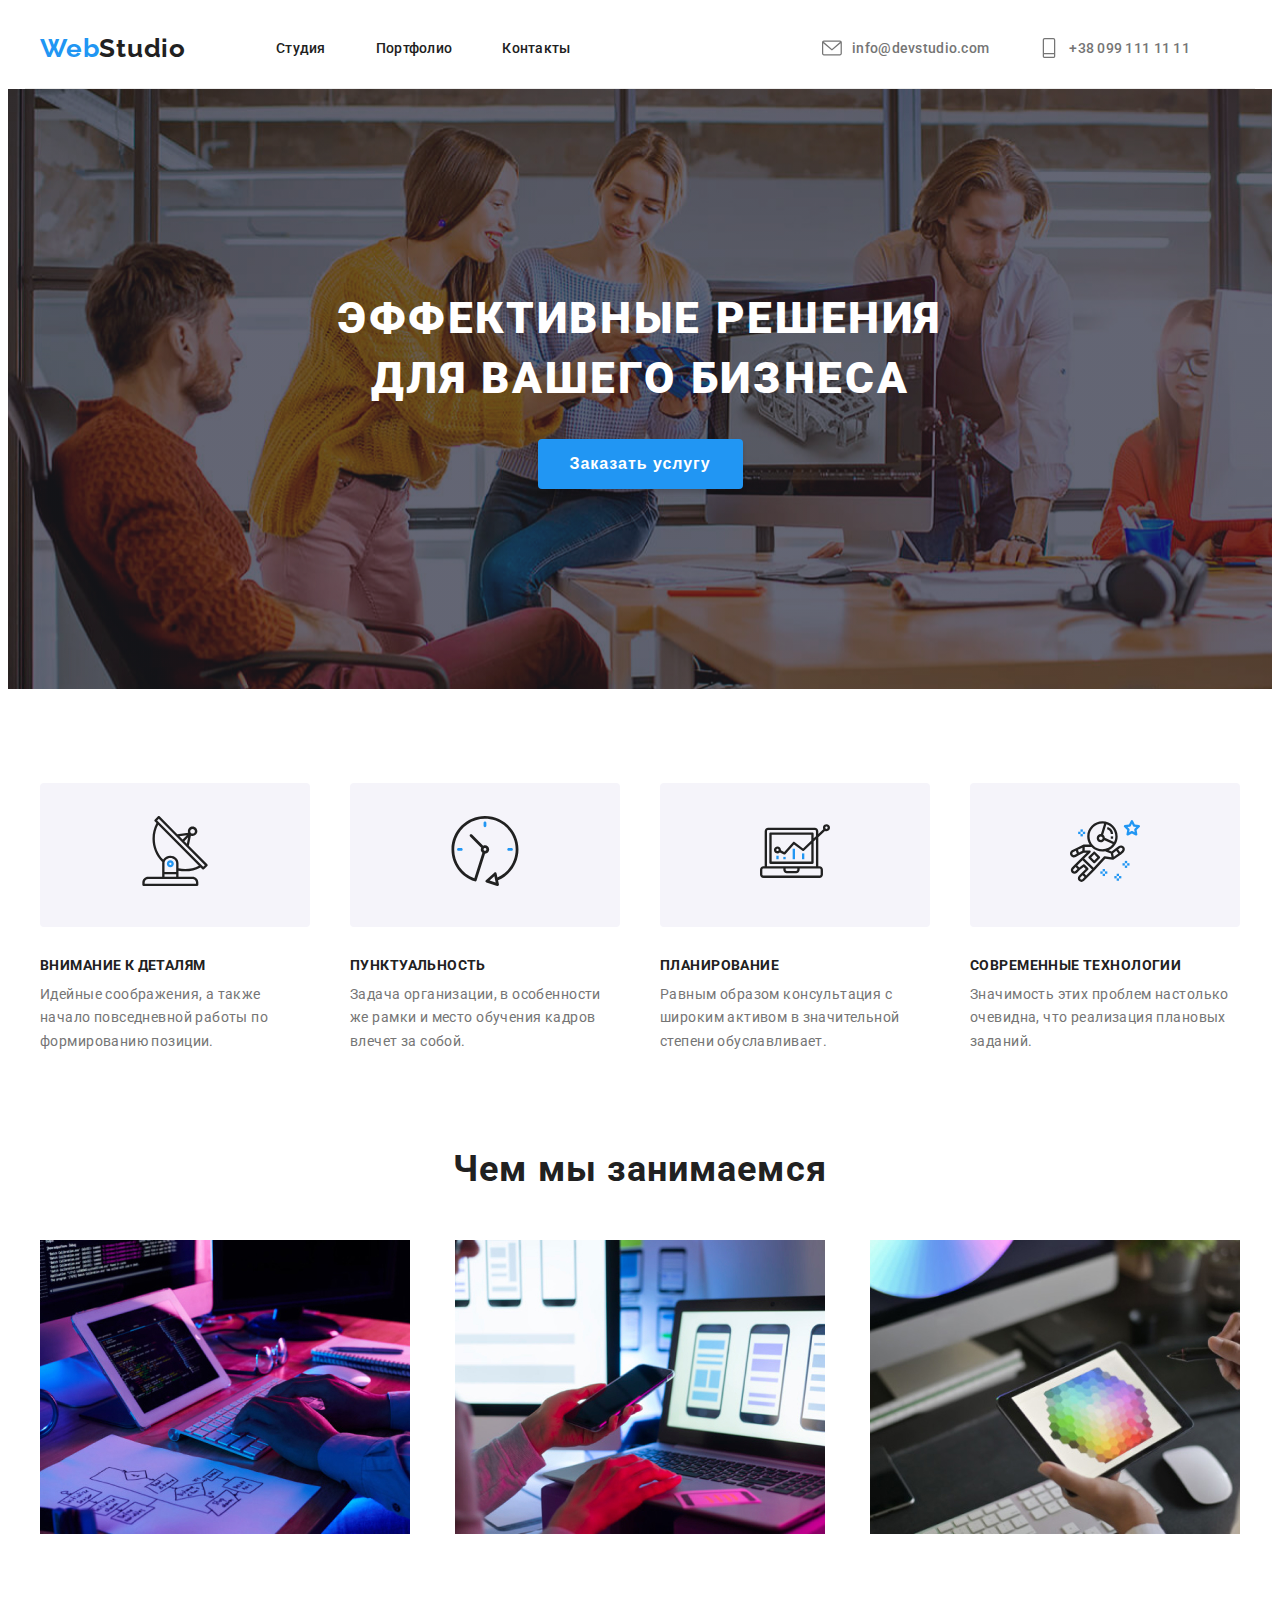
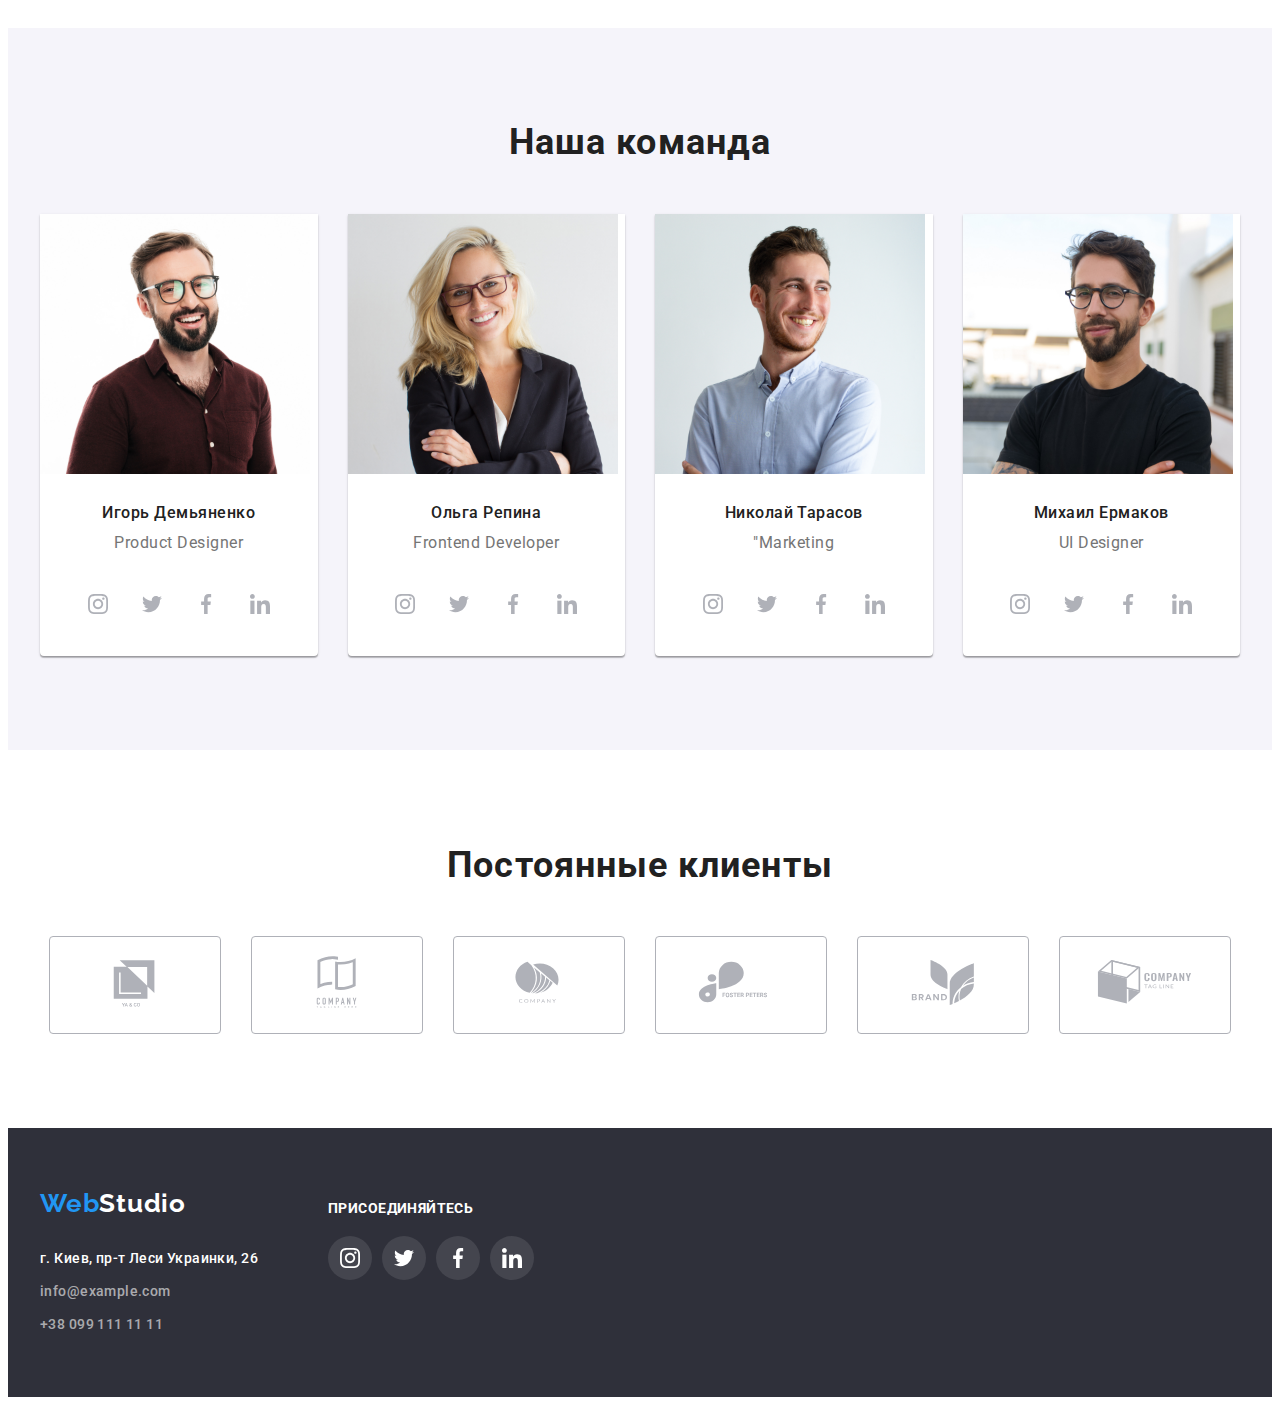
<file: index.html>
<!DOCTYPE html>
<html lang="ru">

<head>
  <meta charset="UTF-8" />
  <title>Document</title>
  <link rel="stylesheet" href="https://cdnjs.cloudflare.com/ajax/libs/modern-normalize/1.1.0/modern-normalize.min.css"
    integrity="sha512-wpPYUAdjBVSE4KJnH1VR1HeZfpl1ub8YT/NKx4PuQ5NmX2tKuGu6U/JRp5y+Y8XG2tV+wKQpNHVUX03MfMFn9Q=="
    crossorigin="anonymous" referrerpolicy="no-referrer" />
  <link href="https://fonts.googleapis.com/css2?family=Raleway:wght@700&family=Roboto:wght@400;500;700;900&display=swap"
    rel="stylesheet" />
  <link rel="stylesheet" href="./css/styles.css" />
</head>

<!---------------------ГОЛОВА------------------------->

<body>
  <header class="container header-container">
    <div class="page-header">
      <nav class="header-logo">
        <a class="logo-header link" href="./index.html"><span class="logo-header-left">Web</span><span
            class="logo-header-right">Studio</span>
        </a>

        <ul class="nav list">
          <li><a class="nav-link link" href="./index.html">Студия</a></li>
          <li>
            <a class="nav-link link" href="./portfolio.html">Портфолио</a>
          </li>
          <li><a class="nav-link link" href="Контакты">Контакты</a></li>
        </ul>
      </nav>

      <div class="header-kontakt">
        <ul class="kontakt list">
          <li>
            <a class="link-kontakt link" href="mailto:info@devstudio.com">info@devstudio.com
              <svg class="kontakt-icon" width="20" height="20">
                <use href="./images/icons.svg#icon-envelope-hover"></use>
              </svg>
            </a>
          </li>
          <li>
            <a class="link-kontakt link" href="tel:+38 099 111 11 11">+38 099 111 11 11
              <svg class="kontakt-icon" width="20" height="20">
                <use href="./images/icons.svg#icon-rel"></use>
              </svg>
            </a>
          </li>
        </ul>
      </div>
    </div>
  </header>

  <!------------------ХИРО с кнопокой---------------------->

  <main>
    <div>
      <section class="hero">
        <h1 class="hero-title">
          Эффективные решения <br />
          для вашего бизнеса
        </h1>
        <button class="hero-btn" type="button">Заказать услугу</button>
      </section>
    </div>

    <!------------------НАШИ ПРЕИМУЩЕСТВА------------>

    <section class="about">
      <div class="container">
        <h2 class="benefits">Наши преимущества</h2>
        <ul class="list about-list">
          <li class="list-text">
            <div class="list-text-icon">
              <svg class="benefits-icon" width="70" height="70">
                <use href="./images/icons.svg#icon-antenna1"></use>
              </svg>
            </div>
            <h3 class="list-subtitle">Внимание к деталям</h3>
            <p class="list-text">
              Идейные соображения, а также начало повседневной работы по
              формированию позиции.
            </p>
          </li>
          <li class="list-text">
            <div class="list-text-icon">
              <svg class="benefits-icon" width="70" height="70">
                <use href="./images/icons.svg#icon-clock"></use>
              </svg>
            </div>
            <h3 class="list-subtitle">Пунктуальность</h3>
            <p class="list-text">
              Задача организации, в особенности же рамки и место обучения
              кадров влечет за собой.
            </p>
          </li>
          <li class="list-text">
            <div class="list-text-icon">
              <svg class="benefits-icon" width="70" height="70">
                <use href="./images/icons.svg#icon-diagram1"></use>
              </svg>
            </div>
            <h3 class="list-subtitle">Планирование</h3>
            <p class="list-text">
              Равным образом консультация с широким активом в значительной
              степени обуславливает.
            </p>
          </li>
          <li class="list-text">
            <div class="list-text-icon">
              <svg class="benefits-icon" width="70" height="70">
                <use href="./images/icons.svg#icon-astronaut1"></use>
              </svg>
            </div>
            <h3 class="list-subtitle">Современные технологии</h3>
            <p class="list-text">
              Значимость этих проблем настолько очевидна, что реализация
              плановых заданий.
            </p>
          </li>
        </ul>
      </div>
    </section>

    <!--------------ЧЕМ МЫ ЗАНИМАЕМСЯ------------->

    <section class="work">
      <div class="container">
        <h2 class="subject">Чем мы занимаемся</h2>
        <li class="list subject-work">
          <img src="./images/img.jpg" alt="work work at destop" width="370" height="294" />
          <img src="./images/img(1).jpg" alt="work at laptop" width="370" height="294" />
          <img src="./images/img(2).jpg" alt="work at tablet" width="370" height="294" />
        </li>
      </div>
    </section>

    <!-------------------Команда-------------->

    <section class="command">
      <div class="container">
        <h2 class="command-title">Наша команда</h2>
        <ul class="list command-list">
          <li class="command-item">
            <img src="./images/1.jpg" alt="Igor Demiyanenko" width="270" height="260" />
            <h3 class="command-name">Игорь Демьяненко</h3>
            <p class="comand-text">Product Designer</p>
            <ul class="comand-social-list list">
              <li class="comand-social-item">
                <a href="https://www.instagram.com" target="_blank" class="comand-social-link">
                  <svg class="comand-social-icon" width="20" height="20">
                    <use href="./images/icons.svg#icon-instagram"></use>
                  </svg>
                </a>
              </li>
              <li class="comand-social-item">
                <a href="https://twitter.com" target="_blank" class="comand-social-link">
                  <svg class="comand-social-icon" width="20" height="20">
                    <use href="./images/icons.svg#icon-twitter"></use>
                  </svg>
                </a>
              </li>
              <li class="comand-social-item">
                <a href="https://facebook.com" target="_blank" class="comand-social-link"><svg
                    class="comand-social-icon" width="20" height="20">
                    <use href="./images/icons.svg#icon-facebook"></use>
                  </svg>
                </a>
              </li>
              <li class="comand-social-item">
                <a href="https://linkedin.com" target="_blank" class="comand-social-link"><svg
                    class="comand-social-icon" width="20" height="20">
                    <use href="./images/icons.svg#icon-linkedin"></use>
                  </svg>
                </a>
              </li>
            </ul>
          </li>
          <li class="command-item">
            <img src="./images/2.jpg" alt="Olga Repina" width="270" height="260" />
            <h3 class="command-name">Ольга Репина</h3>
            <p class="comand-text">Frontend Developer</p>
            <ul class="comand-social-list list">
              <li class="comand-social-item">
                <a href="https://www.instagram.com" target="_blank" class="comand-social-link">
                  <svg class="comand-social-icon" width="20" height="20">
                    <use href="./images/icons.svg#icon-instagram"></use>
                  </svg>
                </a>
              </li>
              <li class="comand-social-item">
                <a href="https://twitter.com" target="_blank" class="comand-social-link">
                  <svg class="comand-social-icon" width="20" height="20">
                    <use href="./images/icons.svg#icon-twitter"></use>
                  </svg>
                </a>
              </li>
              <li class="comand-social-item">
                <a href="https://facebook.com" target="_blank" class="comand-social-link"><svg
                    class="comand-social-icon" width="20" height="20">
                    <use href="./images/icons.svg#icon-facebook"></use>
                  </svg>
                </a>
              </li>
              <li class="comand-social-item">
                <a href="https://linkedin.com" target="_blank" class="comand-social-link"><svg
                    class="comand-social-icon" width="20" height="20">
                    <use href="./images/icons.svg#icon-linkedin"></use>
                  </svg>
                </a>
              </li>
            </ul>
          </li>
          <li class="command-item">
            <img src="./images/3.jpg" alt="Nikolay Tarasov" width="270" height="260" />
            <h3 class="command-name">Николай Тарасов</h3>
            <p class="comand-text">"Marketing</p>
            <ul class="comand-social-list list">
              <li class="comand-social-item">
                <a href="https://www.instagram.com" target="_blank" class="comand-social-link">
                  <svg class="comand-social-icon" width="20" height="20">
                    <use href="./images/icons.svg#icon-instagram"></use>
                  </svg>
                </a>
              </li>
              <li class="comand-social-item">
                <a href="https://twitter.com" target="_blank" class="comand-social-link">
                  <svg class="comand-social-icon" width="20" height="20">
                    <use href="./images/icons.svg#icon-twitter"></use>
                  </svg>
                </a>
              </li>
              <li class="comand-social-item">
                <a href="https://facebook.com" target="_blank" class="comand-social-link"><svg
                    class="comand-social-icon" width="20" height="20">
                    <use href="./images/icons.svg#icon-facebook"></use>
                  </svg>
                </a>
              </li>
              <li class="comand-social-item">
                <a href="https://linkedin.com" target="_blank" class="comand-social-link"><svg
                    class="comand-social-icon" width="20" height="20">
                    <use href="./images/icons.svg#icon-linkedin"></use>
                  </svg>
                </a>
              </li>
            </ul>
          </li>
          <li class="command-item">
            <img src="./images/4.jpg" alt="Mihayl Yermakov" width="270" height="260" />
            <h3 class="command-name">Михаил Ермаков</h3>
            <p class="comand-text">UI Designer</p>
            <ul class="comand-social-list list">
              <li class="comand-social-item">
                <a href="https://www.instagram.com" target="_blank" class="comand-social-link">
                  <svg class="comand-social-icon" width="20" height="20">
                    <use href="./images/icons.svg#icon-instagram"></use>
                  </svg>
                </a>
              </li>
              <li class="comand-social-item">
                <a href="https://twitter.com" target="_blank" class="comand-social-link">
                  <svg class="comand-social-icon" width="20" height="20">
                    <use href="./images/icons.svg#icon-twitter"></use>
                  </svg>
                </a>
              </li>
              <li class="comand-social-item">
                <a href="https://facebook.com" target="_blank" class="comand-social-link">
                  <svg class="comand-social-icon" width="20" height="20">
                    <use href="./images/icons.svg#icon-facebook"></use>
                  </svg>
                </a>
              </li>
              <li class="comand-social-item">
                <a href="https://linkedin.com" target="_blank" class="comand-social-link"><svg
                    class="comand-social-icon" width="20" height="20">
                    <use href="./images/icons.svg#icon-linkedin"></use>
                  </svg>
                </a>
              </li>
            </ul>
          </li>
        </ul>
      </div>
    </section>

    <!--------------------------Клиенты---------------------->

    <section class="clients">
      <div class="container">
        <h2 class="clients-heading">Постоянные клиенты</h2>
        <ul class="clients-list list">
          <li class="clients-item">
            <a class="clients-link" href="">
              <svg class="clients-icon" width="106" height="60">
                <use href="./images/icons.svg#icon-Logo"></use>
              </svg>
            </a>
          </li>
          <li class="clients-item">
            <a class="clients-link" href="">
              <svg class="clients-icon" width="106" height="60">
                <use href="./images/icons.svg#icon-Logo1"></use>
              </svg>
            </a>
          </li>
          <li class="clients-item">
            <a class="clients-link" href="">
              <svg class="clients-icon" width="106" height="60">
                <use href="./images/icons.svg#icon-Logo2"></use>
              </svg>
            </a>
          </li>
          <li class="clients-item">
            <a class="clients-link" href="">
              <svg class="clients-icon" width="106" height="60">
                <use href="./images/icons.svg#icon-Logo3"></use>
              </svg>
            </a>
          </li>
          <li class="clients-item">
            <a class="clients-link" href="">
              <svg class="clients-icon" width="106" height="60">
                <use href="./images/icons.svg#icon-Logo4"></use>
              </svg>
            </a>
          </li>
          <li class="clients-item">
            <a class="clients-link" href="">
              <svg class="clients-icon" width="106" height="60">
                <use href="./images/icons.svg#icon-Logo5"></use>
              </svg>
            </a>
          </li>
        </ul>
      </div>
    </section>
  </main>


  <!----------------------------Футер-------------------------->

  <footer class="footer">
    <div class="container network-wrapper">
      <div class="network-left">
        <a class="logo-footer link" href="./index.html"><span class="logo-footer-left">Web</span><span
            class="logo-footer-right">Studio</span>
        </a>
        <ul class="footer-list list">
          <li class="footer-li">
            <a class="footer-link link" target="_blank" href="https://goo.gl/maps/3EM8mt6BHz2Kh24a8">
              г. Киев, пр-т Леси Украинки, 26</a>
          </li>
          <li class="footer-li">
            <a class="footer-mail link" href="mailto:info@example.com">info@example.com</a>
          </li>
          <li class="footer-li">
            <a class="footer-tel link" href="tel:+38 099 111 11 11">+38 099 111 11 11</a>
          </li>
        </ul>
      </div>

      <div class="network">
        <h3 class="footer-heading">присоединяйтесь</h3>
        <ul class="footer-network list">
          <li class="footer-item">
            <a href="https://facebook.com" target="_blank" class="footer-network-link">
              <svg class="footer-icon" width="20" height="20">
                <use href="./images/icons.svg#icon-instagram"></use>
              </svg>
            </a>
          </li>
          <li class="footer-item">
            <a href="https://facebook.com" target="_blank" class="footer-network-link">
              <svg class="footer-icon" width="20" height="20">
                <use href="./images/icons.svg#icon-twitter"></use>
              </svg>
            </a>
          </li>
          <li class="footer-item">
            <a href="https://facebook.com" target="_blank" class="footer-network-link">
              <svg class="footer-icon" width="20" height="20">
                <use href="./images/icons.svg#icon-facebook"></use>
              </svg>
            </a>
          </li>
          <li class="footer-item">
            <a href="https://facebook.com" target="_blank" class="footer-network-link">
              <svg class="footer-icon" width="20" height="20">
                <use href="./images/icons.svg#icon-linkedin"></use>
              </svg>
            </a>
          </li>
        </ul>
      </div>
    </div>
  </footer>
</body>

</html>
</file>
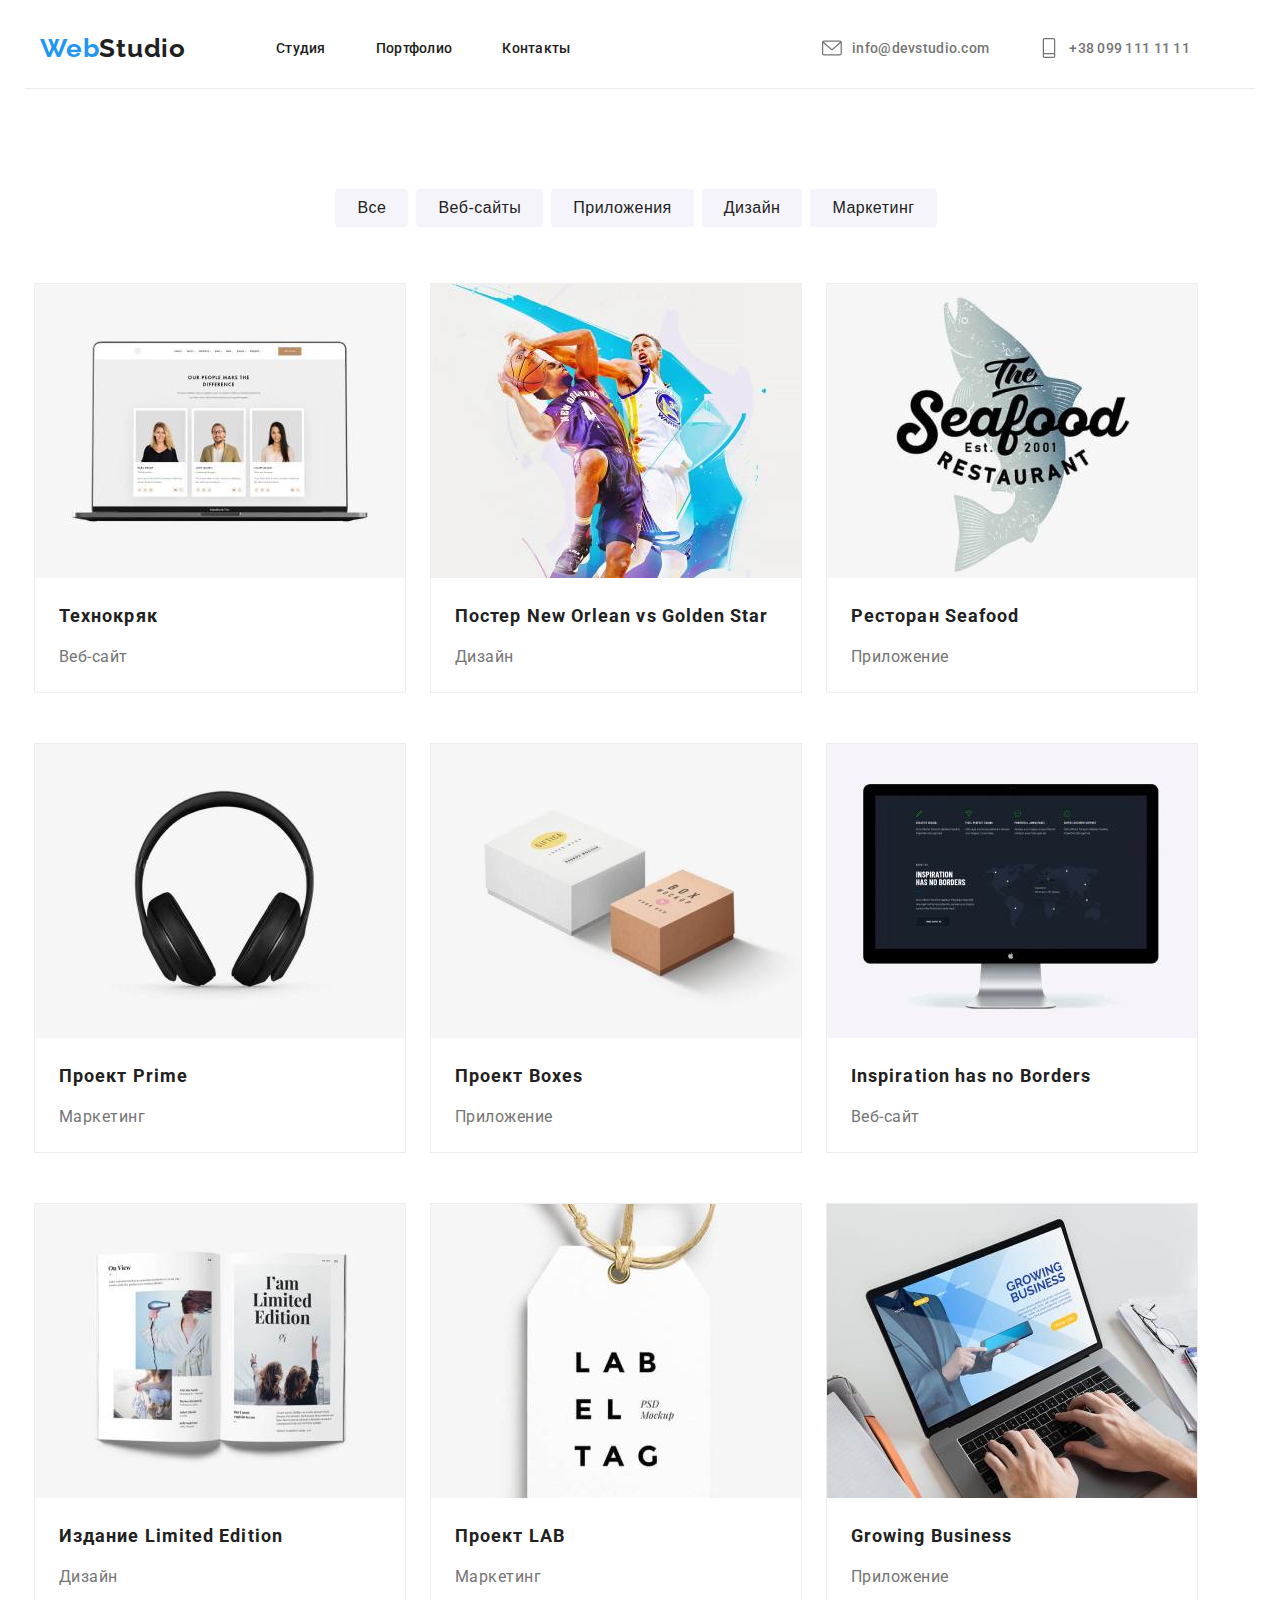
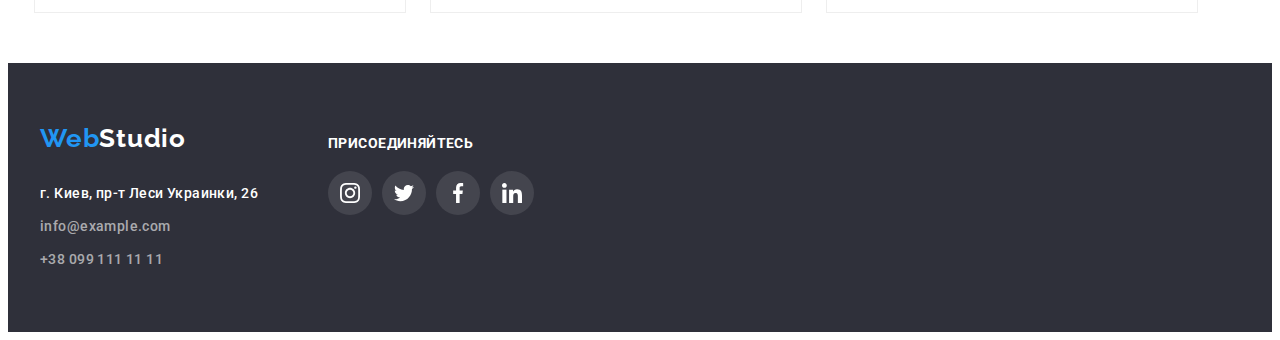
<file: portfolio.html>
<!DOCTYPE html>
<html lang="ru">

<head>
  <meta charset="UTF-8" />
  <title>Document</title>
  <link rel="stylesheet" href="https://cdnjs.cloudflare.com/ajax/libs/modern-normalize/1.1.0/modern-normalize.min.css"
    integrity="sha512-wpPYUAdjBVSE4KJnH1VR1HeZfpl1ub8YT/NKx4PuQ5NmX2tKuGu6U/JRp5y+Y8XG2tV+wKQpNHVUX03MfMFn9Q=="
    crossorigin="anonymous" referrerpolicy="no-referrer" />
  <link href="https://fonts.googleapis.com/css2?family=Raleway:wght@700&family=Roboto:wght@400;500;700;900&display=swap"
    rel="stylesheet" />
  <link rel="stylesheet" href="./css/styles.css" />
</head>

<!---------------------ГОЛОВА------------------------->

<body>
  <header class="container header-container">
    <div class="page-header">
      <nav class="header-logo">
        <a class="logo-header link" href="./index.html"><span class="logo-header-left">Web</span><span
            class="logo-header-right">Studio</span>
        </a>

        <ul class="nav list">
          <li><a class="nav-link link" href="./index.html">Студия</a></li>
          <li>
            <a class="nav-link link" href="./portfolio.html">Портфолио</a>
          </li>
          <li><a class="nav-link link" href="Контакты">Контакты</a></li>
        </ul>
      </nav>

      <div class="header-kontakt">
        <ul class="kontakt list">
          <li>
            <a class="link-kontakt link" href="mailto:info@devstudio.com">info@devstudio.com
              <svg class="kontakt-icon" width="20" height="20">
                <use href="./images/icons.svg#icon-envelope-hover"></use>
              </svg>
            </a>
          </li>
          <li>
            <a class="link-kontakt link" href="tel:+38 099 111 11 11">+38 099 111 11 11
              <svg class="kontakt-icon" width="20" height="20">
                <use href="./images/icons.svg#icon-rel"></use>
              </svg></a>
          </li>
        </ul>
      </div>
    </div>
  </header>

  <!---------------------------КНОПКИ--------------------->


  <main>
    <section class="btn">
      <div class="container">
        <h1 class="examples">Нашы работы</h1>
        <div class="div-btn">
          <button class="button" type="button">Все</button>
          <button class="button" type="button">Веб-сайты</button>
          <button class="button" type="button">Приложения</button>
          <button class="button" type="button">Дизайн</button>
          <button class="button" type="button">Маркетинг</button>
        </div>
      </div>
    </section>

    <!--------------------ПРИМЕРЫ------------------------------>

    <div class="container">
      <ul class="list link list-examples">
        <Li class="list-item">
          <a class="item-link link" href="./portfolio.html"><img src="./images/port1.jpg" alt="ноутбук" width="370"
              height="294">
            <h2 class="item-title">Технокряк</h2>
            <p class="item-text">Веб-сайт</p>
          </a>
        </Li>
        <Li class="list-item">
          <a class="item-link link" href="./portfolio.html"><img src="./images/port2.jpg" alt="баскетболисты"
              width="370" height="294">
            <h2 class="item-title">Постер New Orlean vs Golden Star</h2>
            <p class="item-text">Дизайн</p>
          </a>
        </Li>
        <Li class="list-item">
          <a class="item-link link" href="./portfolio.html"><img src="./images/port3.jpg" alt="лого ресторана"
              width="370" height="294">
            <h2 class="item-title">Ресторан Seafood</h2>
            <p class="item-text">Приложение</p>
          </a>
        </Li>
        <Li class="list-item">
          <a class="item-link link" href="./portfolio.html"><img src="./images/port4.jpg" alt="наушники" width="370"
              height="294">
            <h2 class="item-title">Проект Prime</h2>
            <p class="item-text">Маркетинг</p>
          </a>
        </Li>
        <Li class="list-item">
          <a class="item-link link" href="./portfolio.html"><img src="./images/port5.jpg" alt="коробки" width="370"
              height="294">
            <h2 class="item-title">Проект Boxes</h2>
            <p class="item-text">Приложение</p>
          </a>
        </Li>
        <Li class="list-item">
          <a class="item-link link" href="./portfolio.html"><img src="./images/port6.jpg" alt="монитор" width="370"
              height="294">
            <h2 class="item-title">Inspiration has no Borders</h2>
            <p class="item-text">Веб-сайт</p>
          </a>
        </Li>
        <Li class="list-item">
          <a class="item-link link" href="./portfolio.html"><img src="./images/port7.jpg" alt="развернутая книга"
              width="370" height="294">
            <h2 class="item-title">Издание Limited Edition</h2>
            <p class="item-text">Дизайн</p>
          </a>
        </Li>
        <Li class="list-item">
          <a class="item-link link" href="./portfolio.html"><img src="./images/port8.jpg" alt="бирка" width="370"
              height="294">
            <h2 class="item-title">Проект LAB</h2>
            <p class="item-text">Маркетинг</p>
          </a>
        </Li>
        <Li class="list-item">
          <a class="item-link link" href="./portfolio.html"><img src="./images/port9.jpg" alt="ноутбук" width="370"
              height="294">
            <span>
              <h2 class="item-title" lang="en"> Growing Business</h2>
            </span>
            <p class="item-text">Приложение</p>
          </a>
        </Li>
      </ul>
    </div>
  </main>

  <!--------------------ФУТЕР--------------------------->

  <footer class="footer">
    <div class="container network-wrapper">
      <div class="network-left">
        <a class="logo-footer link" href="./index.html"><span class="logo-footer-left">Web</span><span
            class="logo-footer-right">Studio</span>
        </a>
        <ul class="footer-list list">
          <li class="footer-li">
            <a class="footer-link link" target="_blank" href="https://goo.gl/maps/3EM8mt6BHz2Kh24a8">
              г. Киев, пр-т Леси Украинки, 26</a>
          </li>
          <li class="footer-li">
            <a class="footer-mail link" href="mailto:info@example.com">info@example.com</a>
          </li>
          <li class="footer-li">
            <a class="footer-tel link" href="tel:+38 099 111 11 11">+38 099 111 11 11</a>
          </li>
        </ul>
      </div>

      <div class="network">
        <h3 class="footer-heading">присоединяйтесь</h3>
        <ul class="footer-network list">
          <li class="footer-item">
            <a href="https://facebook.com" target="_blank" class="footer-network-link">
              <svg class="footer-icon" width="20" height="20">
                <use href="./images/icons.svg#icon-instagram"></use>
              </svg>
            </a>
          </li>
          <li class="footer-item">
            <a href="https://facebook.com" target="_blank" class="footer-network-link">
              <svg class="footer-icon" width="20" height="20">
                <use href="./images/icons.svg#icon-twitter"></use>
              </svg>
            </a>
          </li>
          <li class="footer-item">
            <a href="https://facebook.com" target="_blank" class="footer-network-link">
              <svg class="footer-icon" width="20" height="20">
                <use href="./images/icons.svg#icon-facebook"></use>
              </svg>
            </a>
          </li>
          <li class="footer-item">
            <a href="https://facebook.com" target="_blank" class="footer-network-link">
              <svg class="footer-icon" width="20" height="20">
                <use href="./images/icons.svg#icon-linkedin"></use>
              </svg>
            </a>
          </li>
        </ul>
      </div>
    </div>
  </footer>
</body>

</html>
</file>
<file: css/styles.css>
/***********Ограничения**********/

p,
h1,
h2,
h3,
h4,
h5,
h6 {
  margin: 0;
}
ul {
  margin: 0;
  padding: 0;
}
button {
  cursor: pointer;
}

img {
  display: block;
}

.container {
  width: 1200px;
  padding-left: 15px;
  padding-right: 15px;
  margin: 0 auto;
}

body {
  font-family: roboto;
}

.list {
  list-style: none;
}

.link {
  text-decoration: none;
}

/**********Голова**************/

.kontakt-icon {
  justify-content: center;
  align-items: center;
  float: left;
  margin-right: 10px;
  fill: #757575;
}

.logo-header {
  font-family: Raleway;

  font-weight: 700;
  font-size: 26px;
  line-height: 1, 2;
  letter-spacing: 0.03em;
}

.logo-header-left {
  color: #2196f3;
}
.logo-header-right {
  color: #212121;
}
.nav {
  display: flex;
  align-items: center;
}

.kontakt {
  display: flex;
  align-items: center;
}
.header-kontakt {
  margin-left: auto;
  display: flex;
}
.header-logo {
  display: flex;
  align-items: center;
}
.nav-link {
  margin-right: 50px;
}
.logo-header-right {
  margin-right: 90px;
}
.link-kontakt {
  margin-right: 50px;
}
.header-container {
  display: flex;
  align-items: center;
  border-bottom: 1px solid #ececec;
}

.page-header {
  display: flex;
  width: 100%;
}

.nav-link {
  font-weight: 500;
  font-size: 14px;
  line-height: 1, 14;
  letter-spacing: 0.02em;
  color: #212121;
  padding-top: 32px;
  padding-bottom: 32px;
  display: block;
}
.nav-link:hover,
.nav-link:focus {
  color: #2196f3;
}

.link-kontakt {
  font-weight: 500;
  font-size: 14px;
  line-height: 1.14;
  letter-spacing: 0.02em;
  color: #757575;
}
.link-kontakt:hover,
.link-kontakt:focus {
  color: #2196f3;
}
.link-kontakt:hover .kontakt-icon,
.link-kontakt:focus .kontakt-icon {
  fill: #2196f3;
}

/************ФУТЕР********/
.network-wrapper {
  display: flex;
}

.network-left {
  margin-right: 70px;
}

.footer-network-link {
  display: flex;
  width: 100%;
  height: 100%;
  background-color: #ffffff;
  background: rgba(255, 255, 255, 0.1);
  border-radius: 50%;
  align-items: center;
  justify-content: center;
}

.footer-network-link:focus,
.footer-network-link:hover {
  background-color: #2196f3;
}

.footer-item {
  width: 44px;
  height: 44px;
  margin-right: 10px;
}

.footer-network {
  display: flex;
}

.footer-icon {
  fill: #ffff;
}

.logo-footer {
  font-family: Raleway;
  font-weight: 700;
  font-size: 26px;
  line-height: 1, 2;
  letter-spacing: 0.03em;
}

.logo-footer-left {
  color: #2196f3;
}
.logo-footer-right {
  color: #ffffff;
}
.footer {
  background-color: #2f303a;
}

.footer-link {
  font-style: normal;
  font-weight: 500;
  font-size: 14px;
  line-height: 1.71;
  letter-spacing: 0.03em;
  color: #ffffff;
}

.footer-mail {
  font-weight: 500;
  font-size: 14px;
  line-height: 1.71;
  letter-spacing: 0.03em;

  color: rgba(255, 255, 255, 0.6);
}

.footer-tel {
  font-weight: 500;
  font-size: 14px;
  line-height: 1.71;
  letter-spacing: 0.03em;

  color: rgba(255, 255, 255, 0.6);
}

.footer {
  padding-top: 60px;
  padding-bottom: 60px;
}

.footer-list {
  padding-top: 20px;
}
.footer-li {
  margin-top: 9px;
}

.footer-heading {
  font-family: roboto;
  font-style: 700;
  font-weight: bold;
  font-size: 14px;
  line-height: 1, 14;
  letter-spacing: 0.03em;
  color: #ffffff;
  text-transform: uppercase;
  margin-bottom: 20px;
  margin-top: 12px;
}

/***ХИРО с КНОПКОЙ (ИНДЕКС ШТМЛ)***/

.hero {
  background-image: linear-gradient(
      rgba(47, 48, 58, 0.4),
      rgba(47, 48, 58, 0.4)
    ),
    url(../images/Imgback.jpg);
  background-size: auto;
  padding: 200px 0;
  display: flex;
  justify-content: center;
  flex-direction: column;
  align-items: center;
}
.hero-title {
  font-weight: 900;
  font-size: 44px;
  line-height: 1.36;
  text-align: center;
  letter-spacing: 0.06em;
  text-transform: uppercase;
  color: #ffffff;
}
.hero-btn {
  margin-top: 30px;
}
.hero-btn {
  font-weight: 700;
  font-size: 16px;
  line-height: 1.87;
  padding: 10px 32px;
  border: none;
  letter-spacing: 0.06em;
  color: #ffffff;
  background-color: #2196f3;
  box-shadow: 0px 4px 4px rgba(0, 0, 0, 0.15);
  border-radius: 4px;
}
.hero-btn:focus {
  background-color: #188ce8;
}
.hero-btn:hover {
  background-color: #188ce8;
}

/*****ПРЕИМУЩЕСТВА (ИНДЕКС ШТМЛ)*****/

.benefits-list {
  display: flex;
  align-items: center;
  justify-content: center;
}

.list-text-icon {
  background: #f5f4fa;
  border-radius: 4px;
  padding: 33px 100px 33px 100px;

  margin-bottom: 30px;
}

.benefits {
  position: absolute;
  white-space: nowrap;
  width: 1px;
  height: 1px;
  overflow: hidden;
  border: 0;
  padding: 0;
  clip-path: inset(50%);
  margin: -1px;
}

.list-text {
  width: 270px;
}

.list-subtitle {
  font-weight: 700;
  font-size: 14px;
  line-height: 16px;
  letter-spacing: 0.03em;
  text-transform: uppercase;

  color: #212121;
}

.list-text {
  font-weight: 400;
  font-size: 14px;
  line-height: 1.71;
  letter-spacing: 0.03em;
  color: #757575;
}

.about {
  padding-bottom: 94px;
  padding-top: 94px;
}

.about-list {
  display: flex;
  justify-content: space-between;
}

.list-subtitle {
  margin-bottom: 10px;
}

/**ЧЕМ МЫ ЗАНИМАЕМСЯ (ИНДЕКС ШТМЛ)**/

.work {
  padding-bottom: 94px;
  padding-top: 94;
}

.subject {
  font-weight: 700;
  font-size: 36px;
  line-height: 1.17;
  text-align: center;
  letter-spacing: 0.03em;
  color: #212121;
  padding-bottom: 50px;
}
.subject-work {
  display: flex;
  justify-content: space-between;
}

/*******КОМАНДА (ИНДЕКС ШТМЛ)*******/

.comand-social-icon {
  fill: #afb1b8;
}

.comand-social-item {
  width: 44px;
  height: 44px;
}

.comand-social-item + .comand-social-item {
  margin-left: 10px;
  margin-bottom: 30px;
}

.comand-social-link {
  width: 100%;
  height: 100%;
  background-color: #ffffff;
  border-radius: 50%;
  display: flex;
  align-items: center;
  justify-content: center;
}

.comand-social-link:hover,
.comand-social-link:focus {
  background-color: #2196f3;
}

.comand-social-link:hover .comand-social-icon,
.comand-social-link:focus .comand-social-icon {
  fill: #ffffff;
}

.comand-social-list {
  display: flex;
  justify-content: center;
}

.command {
  padding-top: 94px;
  padding-bottom: 94px;
  background-color: #f5f4fa;
}

.command-title {
  margin-bottom: 50px;
}

.command-list {
  display: flex;
  margin-left: -30px;
  margin-bottom: -30px;
}

.command-name {
  padding-top: 30px;
  padding-bottom: 10px;
  text-align: center;
}

.comand-text {
  text-align: center;
  margin-bottom: 30px;
}

.command-item {
  flex-basis: calc((100% - 4 * 30px) / 4);
  margin-left: 30px;
  margin-bottom: 30px;
  background: #ffffff;
  box-shadow: 0px 1px 3px rgba(0, 0, 0, 0.12), 0px 1px 1px rgba(0, 0, 0, 0.14),
    0px 2px 1px rgba(0, 0, 0, 0.2);
  border-radius: 0px 0px 4px 4px;
}

.command-title {
  font-weight: 700;
  font-size: 36px;
  line-height: 1.16;
  text-align: center;
  letter-spacing: 0.03em;
  color: #212121;
}

.comand-text {
  font-weight: 400;
  font-size: 16px;
  line-height: 1, 18;
  letter-spacing: 0.03em;
  color: #757575;
}

.command-name {
  font-weight: 500;
  font-size: 16px;
  line-height: 1.18;
  letter-spacing: 0.03em;
  color: #212121;
}

/***************Клиенты**************/
.clients-link {
  padding: 16px 32px;
  border: 1px solid #afb1b8;
  box-sizing: border-box;
  border-radius: 4px;
  display: block;
}

.clients-icon {
  fill: #afb1b8;
}

.clients-link:focus,
.clients-link:hover {
  border-color: #2196f3;
}

.clients-link:focus .clients-icon,
.clients-link:hover .clients-icon {
  fill: #2196f3;
}

.clients-heading {
  font-family: Roboto;
  font-style: 700;
  font-weight: bold;
  font-size: 36px;
  line-height: 1.17;
  text-align: center;
  letter-spacing: 0.03em;
  color: #212121;
  margin-top: 94px;
}

.clients-list {
  display: flex;
  justify-content: center;
  align-items: center;
}

.clients-item {
  margin-right: 30px;
  margin-top: 50px;
  margin-bottom: 94px;
}

.clients-item:last-child {
  margin-right: 0;
}

/*********Кнопки портфолио*********/

.examples {
  position: absolute;
  white-space: nowrap;
  width: 1px;
  height: 1px;
  overflow: hidden;
  border: 0;
  padding: 0;
  clip-path: inset(50%);
  margin: -1px;
}

.button {
  font-style: normal;
  font-weight: 500;
  font-size: 16px;
  line-height: 1.62;
  text-align: center;
  letter-spacing: 0.03em;
  color: #212121;
  background-color: #f5f4fa;
  border-radius: 4px;
  border: none;
}

.button:hover {
  color: #ffffff;
  background-color: #2196f3;
}

.div-btn {
  padding-bottom: 56px;
  padding-top: 100px;
  display: flex;
  justify-content: center;
  min-width: 73px;
  min-height: 38px;
}

.button {
  margin-right: 8px;
  padding-top: 6px;
  padding-bottom: 6px;
  padding-left: 22px;
  padding-right: 22px;
}

.button:focus {
  color: #ffffff;
  background-color: #2196f3;
}

/*******Пимеры (Портфолио)*********/

.list-item:focus,
.list-item:hover {
  box-shadow: 0px 1px 1px rgba(0, 0, 0, 0.12), 0px 4px 4px rgba(0, 0, 0, 0.06),
    1px 4px 6px rgba(0, 0, 0, 0.16);
}

.list-examples {
  display: flex;
  flex-wrap: wrap;
  margin-left: -30px;
}

.item-title {
  padding-top: 20px;
  padding-bottom: 4px;
}

.list-item {
  flex-basis: calc((100% - 3 * 30px) / 9);
  margin-left: 24px;
  margin-bottom: 50px;
  background: #ffffff;
  border: 1px solid #eeeeee;
}

.item-title {
  font-weight: 700;
  font-size: 18px;
  line-height: 2;
  letter-spacing: 0.06em;
  color: #212121;
}

.item-text {
  font-weight: 400;
  font-size: 16px;
  line-height: 1.87;
  letter-spacing: 0.03em;
  color: #757575;
}

.item-title {
  margin: 0px 24px 4px 24px;
}

.item-text {
  margin: 0px 24px 20px;
}
</file>
